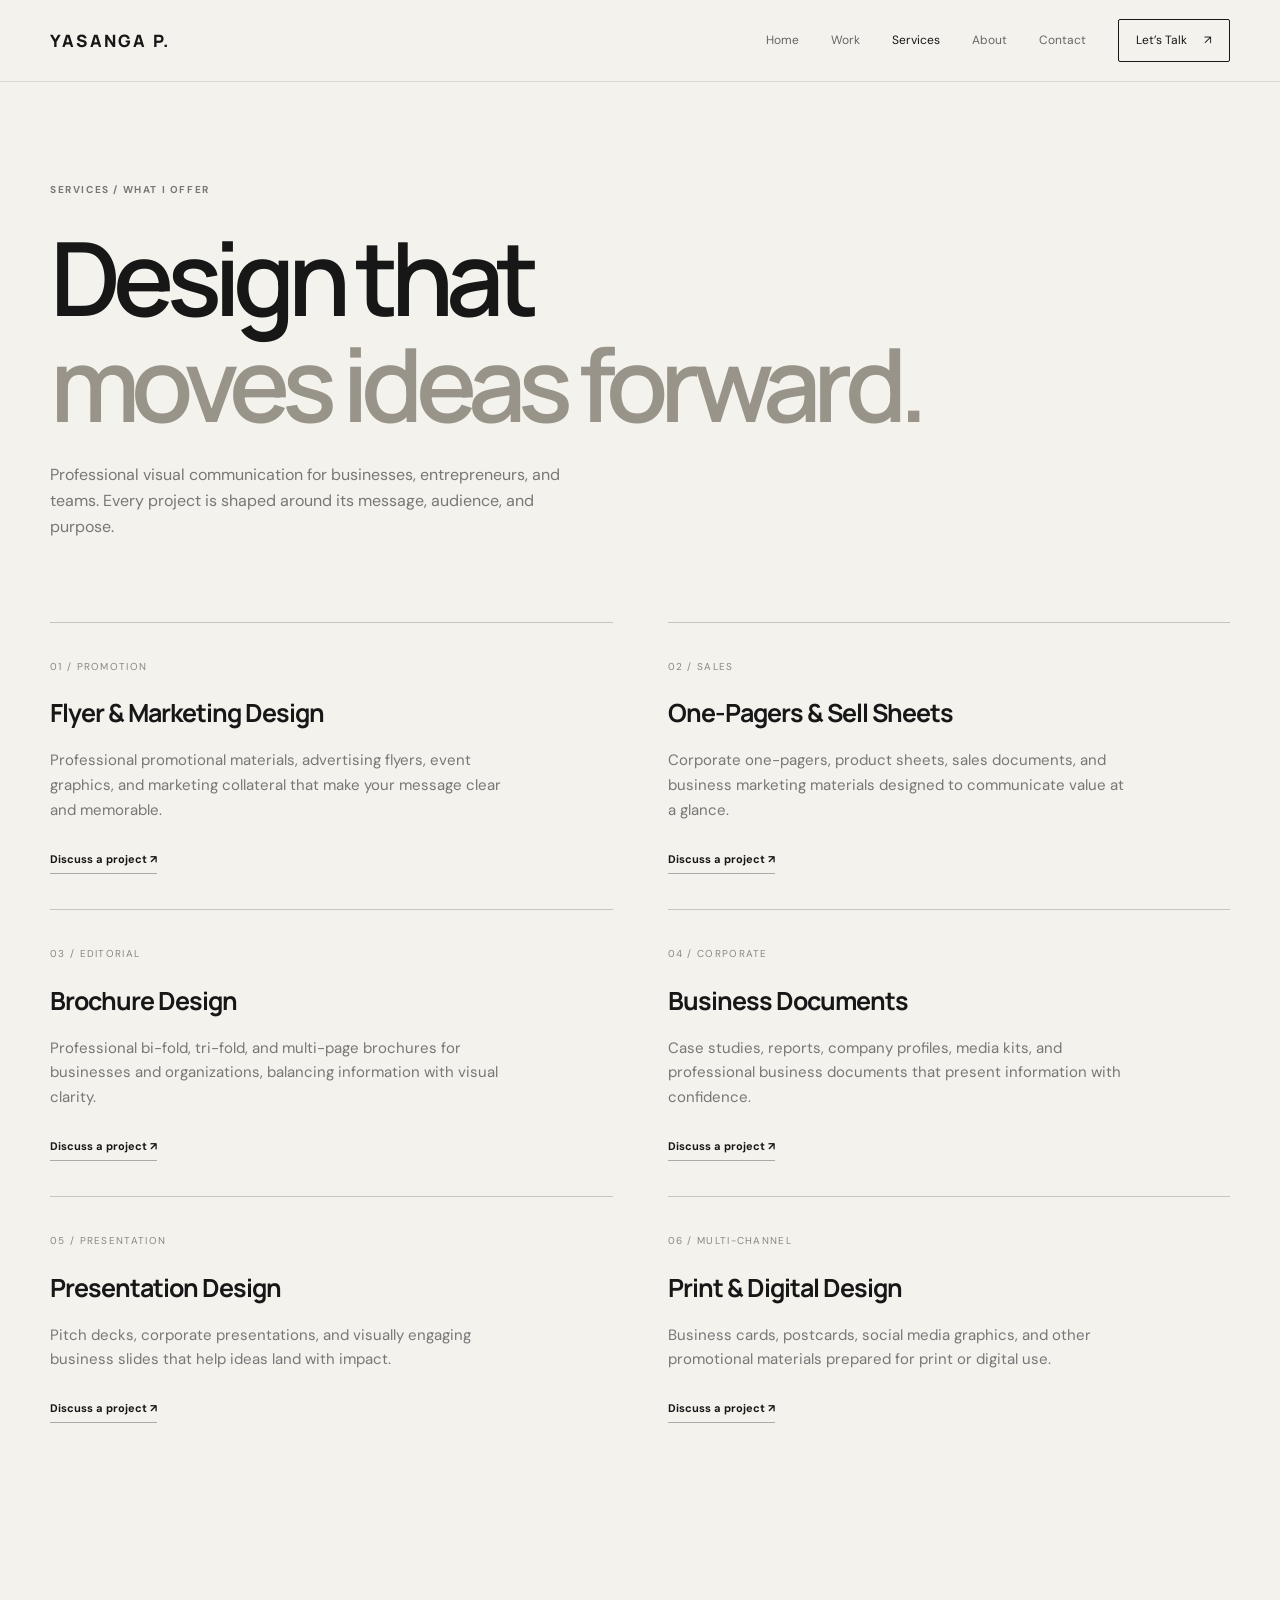
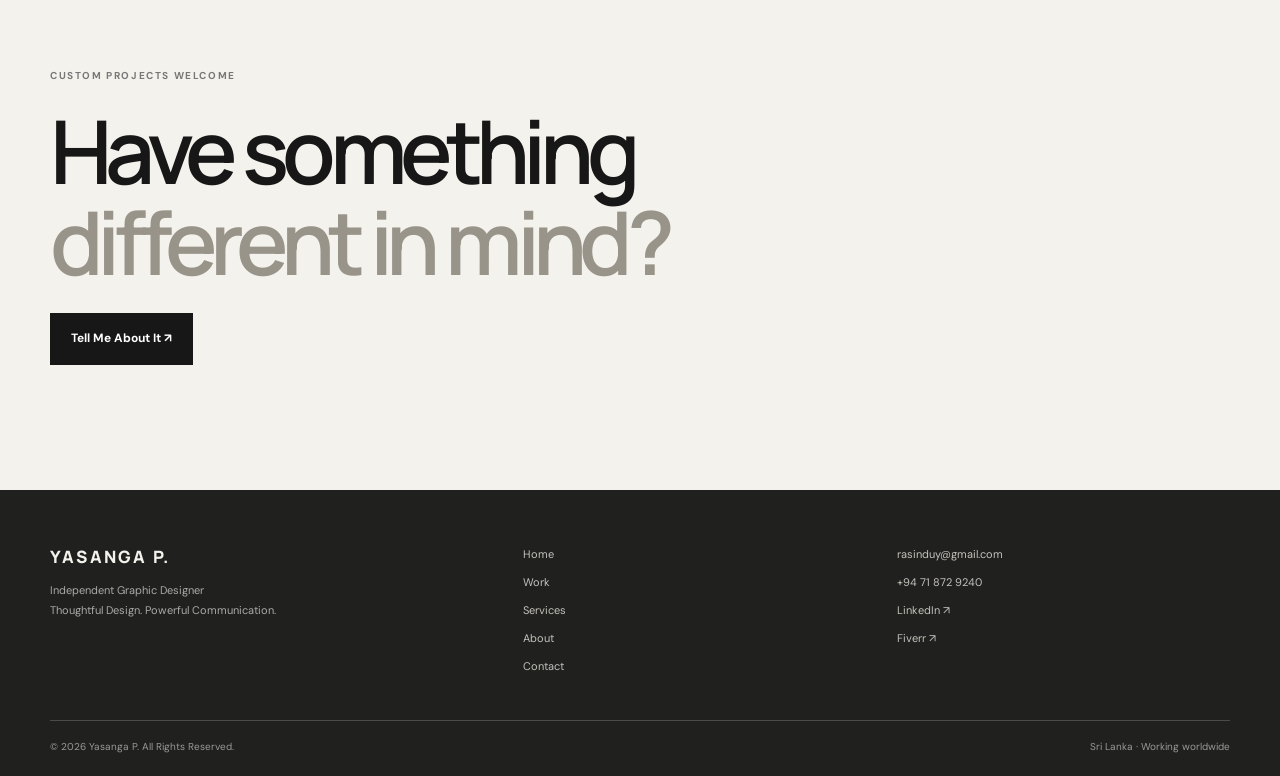
<file: services.html>
<!doctype html><html lang="en"><head><meta charset="utf-8"><meta name="viewport" content="width=device-width,initial-scale=1"><meta name="description" content="Graphic design services by Yasanga P."><title>Services — Yasanga P.</title><link rel="preconnect" href="https://fonts.googleapis.com"><link rel="preconnect" href="https://fonts.gstatic.com" crossorigin><link href="https://fonts.googleapis.com/css2?family=DM+Sans:wght@400;500;600;700&family=Manrope:wght@400;500;600;700;800&display=swap" rel="stylesheet"><link rel="stylesheet" href="styles.css"></head><body><header class="site-header"><a class="wordmark" href="index.html">YASANGA P.</a><button class="menu-toggle" aria-label="Toggle navigation">☰</button><nav class="nav"><a href="index.html">Home</a><a href="work.html">Work</a><a class="active" href="services.html">Services</a><a href="about.html">About</a><a href="contact.html">Contact</a><a class="nav-cta" href="contact.html">Let’s Talk <span>↗</span></a></nav></header><main><section class="page-hero wrap"><div class="eyebrow">SERVICES / WHAT I OFFER</div><h1>Design that<br><em>moves ideas forward.</em></h1><p>Professional visual communication for businesses, entrepreneurs, and teams. Every project is shaped around its message, audience, and purpose.</p></section><section class="wrap service-cards"><article><span>01 / PROMOTION</span><h2>Flyer & Marketing Design</h2><p>Professional promotional materials, advertising flyers, event graphics, and marketing collateral that make your message clear and memorable.</p><a href="contact.html">Discuss a project ↗</a></article><article><span>02 / SALES</span><h2>One-Pagers & Sell Sheets</h2><p>Corporate one-pagers, product sheets, sales documents, and business marketing materials designed to communicate value at a glance.</p><a href="contact.html">Discuss a project ↗</a></article><article><span>03 / EDITORIAL</span><h2>Brochure Design</h2><p>Professional bi-fold, tri-fold, and multi-page brochures for businesses and organizations, balancing information with visual clarity.</p><a href="contact.html">Discuss a project ↗</a></article><article><span>04 / CORPORATE</span><h2>Business Documents</h2><p>Case studies, reports, company profiles, media kits, and professional business documents that present information with confidence.</p><a href="contact.html">Discuss a project ↗</a></article><article><span>05 / PRESENTATION</span><h2>Presentation Design</h2><p>Pitch decks, corporate presentations, and visually engaging business slides that help ideas land with impact.</p><a href="contact.html">Discuss a project ↗</a></article><article><span>06 / MULTI-CHANNEL</span><h2>Print & Digital Design</h2><p>Business cards, postcards, social media graphics, and other promotional materials prepared for print or digital use.</p><a href="contact.html">Discuss a project ↗</a></article></section><section class="closing wrap"><div class="eyebrow">CUSTOM PROJECTS WELCOME</div><h2>Have something<br><em>different in mind?</em></h2><a class="button dark" href="contact.html">Tell Me About It ↗</a></section></main><footer id="footer"></footer><script src="script.js"></script></body></html>
</file>
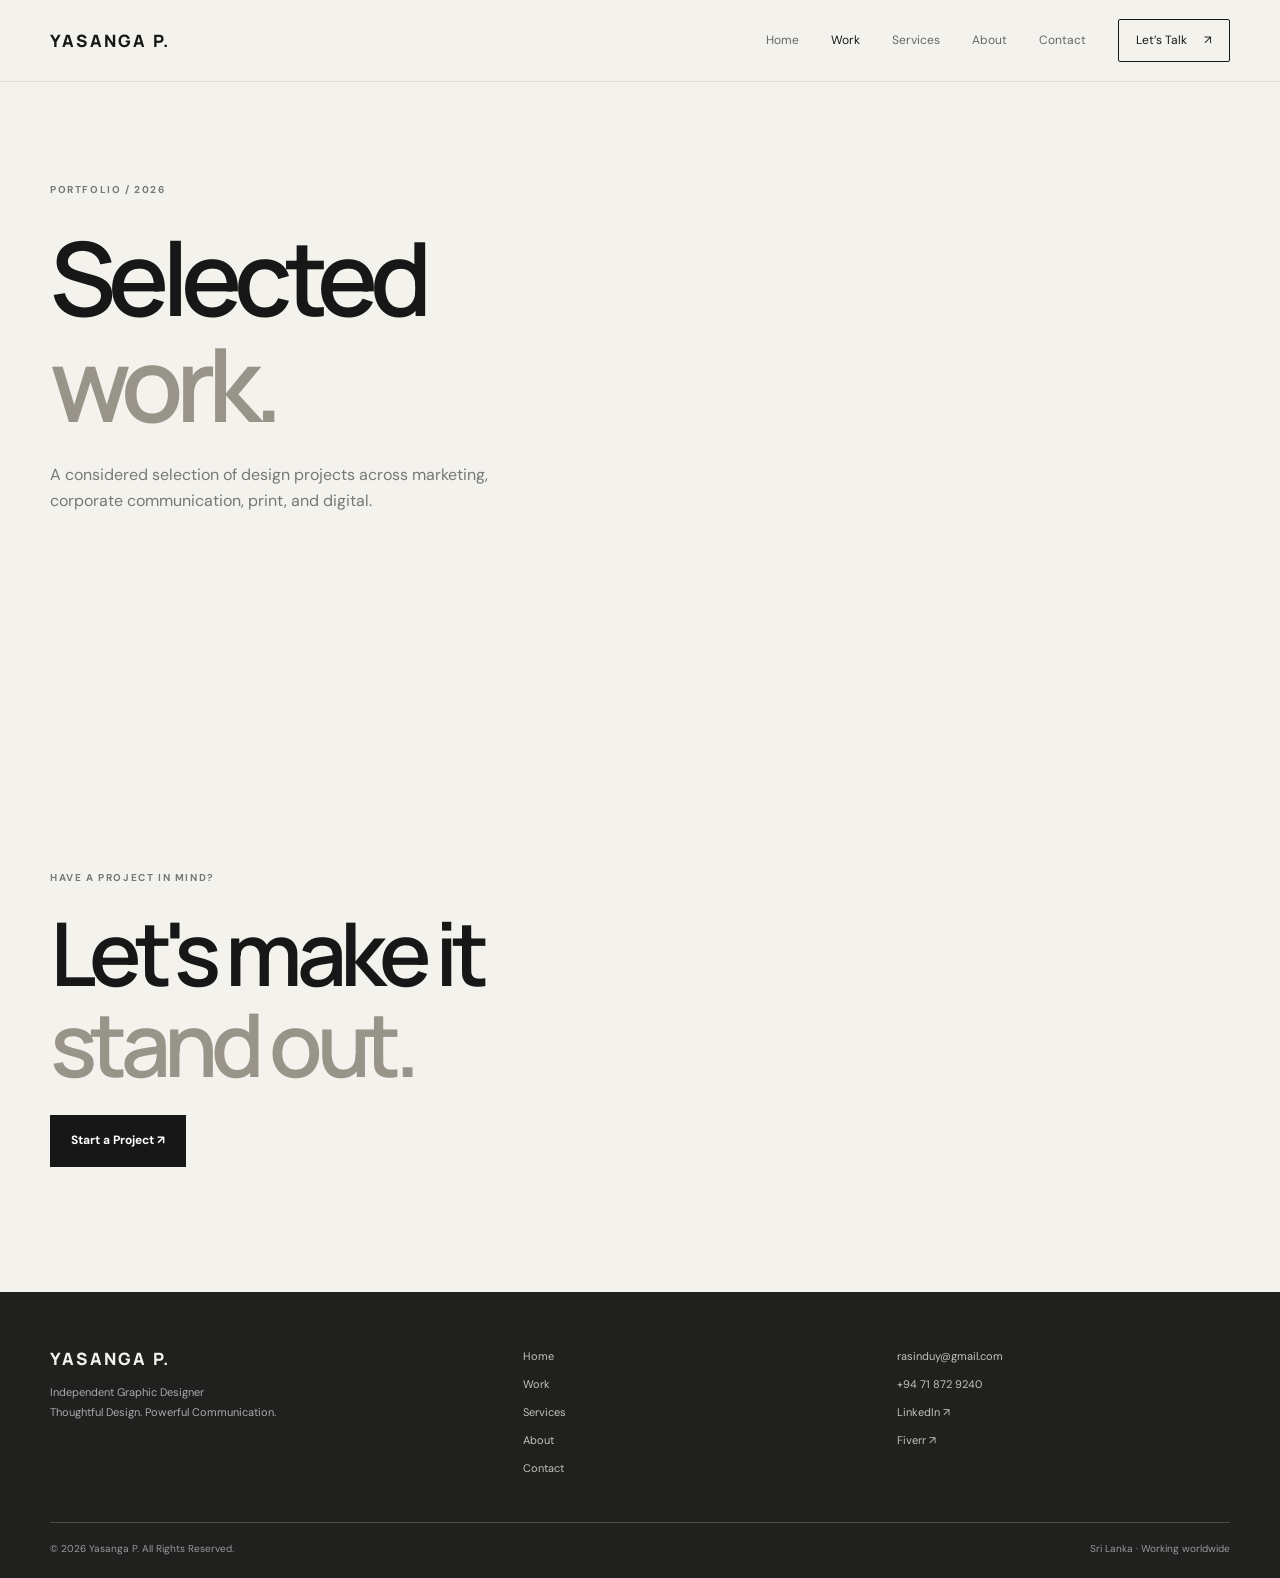
<file: work.html>
<!doctype html><html lang="en"><head><meta charset="utf-8"><meta name="viewport" content="width=device-width,initial-scale=1"><meta name="description" content="Explore selected graphic design projects by Yasanga P."><title>Selected Work — Yasanga P.</title><link rel="preconnect" href="https://fonts.googleapis.com"><link rel="preconnect" href="https://fonts.gstatic.com" crossorigin><link href="https://fonts.googleapis.com/css2?family=DM+Sans:wght@400;500;600;700&family=Manrope:wght@400;500;600;700;800&display=swap" rel="stylesheet"><link rel="stylesheet" href="styles.css"></head><body><header class="site-header"><a class="wordmark" href="index.html">YASANGA P.</a><button class="menu-toggle" aria-label="Toggle navigation">☰</button><nav class="nav"><a href="index.html">Home</a><a class="active" href="work.html">Work</a><a href="services.html">Services</a><a href="about.html">About</a><a href="contact.html">Contact</a><a class="nav-cta" href="contact.html">Let’s Talk <span>↗</span></a></nav></header><main><section class="page-hero wrap"><div class="eyebrow">PORTFOLIO / 2026</div><h1>Selected<br><em>work.</em></h1><p>A considered selection of design projects across marketing, corporate communication, print, and digital.</p></section><section class="wrap portfolio-section"><div class="filters" id="filters"></div><div class="project-grid all-projects" id="all-projects"></div></section><section class="closing wrap"><div class="eyebrow">HAVE A PROJECT IN MIND?</div><h2>Let's make it<br><em>stand out.</em></h2><a class="button dark" href="contact.html">Start a Project ↗</a></section></main><footer id="footer"></footer><script src="projects.js"></script><script src="script.js"></script></body></html>
</file>
<file: styles.css>
*{box-sizing:border-box}html{scroll-behavior:smooth}body{margin:0;background:#f4f2ed;color:#171717;font-family:"DM Sans",sans-serif;font-size:15px;line-height:1.65}a{color:inherit;text-decoration:none}button,input,textarea,select{font:inherit}.wrap{width:min(1180px,calc(100% - 64px));margin-inline:auto}.site-header{height:82px;padding:0 max(32px,calc((100vw - 1180px)/2));display:flex;align-items:center;justify-content:space-between;border-bottom:1px solid #dedbd4;position:sticky;top:0;background:rgba(244,242,237,.94);backdrop-filter:blur(14px);z-index:20}.wordmark{font:800 17px Manrope,sans-serif;letter-spacing:.13em}.nav{display:flex;align-items:center;gap:32px;font-size:12px}.nav>a:not(.nav-cta){color:#666}.nav>a.active,.nav>a:hover{color:#171717}.nav-cta{border:1px solid #171717;padding:11px 17px;border-radius:2px}.nav-cta span{margin-left:14px}.menu-toggle{display:none;border:0;background:none;font-size:23px}.hero{padding-top:86px}.eyebrow{font-size:10px;letter-spacing:.16em;font-weight:700;color:#777}.dot{display:inline-block;width:7px;height:7px;background:#9caa8b;border-radius:50%;margin-right:8px}.hero h1,.page-hero h1,.closing h2{font:600 clamp(52px,7.4vw,100px)/1.04 Manrope,sans-serif;letter-spacing:-.075em;margin:32px 0 38px}.hero h1 em,.page-hero h1 em,.closing h2 em,.services-band h2 em,.about-teaser h2 em,.testimonials h2 em,.process h2 em{font-style:normal;color:#99948a}.hero-bottom{display:flex;justify-content:space-between;align-items:flex-end;gap:30px}.hero-bottom>p{max-width:480px;color:#5e5d59;font-size:16px;margin:0}.hero-actions{display:flex;align-items:center;gap:26px}.button{display:inline-flex;align-items:center;gap:30px;padding:15px 20px;font-size:12px;font-weight:700;border:1px solid #171717;transition:.25s}.button.dark{background:#171717;color:#fff}.button.dark:hover{background:#4a4945}.button.outline-light{color:#fff;border-color:#777;margin-top:38px}.text-link{font-size:12px;font-weight:700;border-bottom:1px solid #aaa;padding-bottom:7px}.availability{margin-top:36px;font-size:11px;color:#777}.hero-art{height:390px;margin-top:35px;position:relative;overflow:hidden;background:#e8e4dc;display:flex;align-items:center;justify-content:center;gap:20px;padding:35px}.art-label{position:absolute;top:22px;left:25px;font-size:9px;letter-spacing:.14em;color:#777}.art-card{height:270px;width:27%;max-width:290px;position:relative;padding:24px;box-shadow:0 20px 50px #00000012;overflow:hidden}.art-one{background:#24332d;color:#f1eee5;transform:rotate(-5deg);z-index:2}.art-two{background:#e4c5a4;color:#342f2a;transform:rotate(4deg);z-index:3}.art-three{background:#a5a999;color:#19251e;transform:rotate(-2deg);z-index:1}.art-kicker,.art-foot{font-size:8px;letter-spacing:.15em}.art-big{font:800 48px/1 Manrope;margin-top:50px;letter-spacing:-.07em}.art-foot{position:absolute;bottom:18px;left:24px}.art-two-title{font:800 45px/.95 Manrope;letter-spacing:-.07em;margin-top:48px}.art-two-title span{color:#9a5038}.art-lines{height:36px;border-top:1px solid #342f2a;border-bottom:1px solid #342f2a;margin-top:20px}.art-three-circle{width:140px;height:140px;border:1px solid #19251e;border-radius:50%;margin:28px auto 0}.art-three-copy{font:800 24px/.95 Manrope;position:absolute;left:24px;bottom:30px;letter-spacing:-.05em}.section{padding-top:125px;padding-bottom:120px}.section-head{display:flex;justify-content:space-between;align-items:end}.section h2,.services-band h2,.about-teaser h2,.testimonials h2,.process h2{font:600 clamp(42px,5vw,66px)/1.08 Manrope;letter-spacing:-.07em;margin:18px 0 0}.period{color:#b5a995}.section-intro{max-width:450px;color:#777;margin:20px 0 42px}.project-grid{display:grid;grid-template-columns:repeat(2,minmax(0,1fr));gap:54px 24px}.project-card:nth-child(even){margin-top:70px}.project-image{height:350px;position:relative;background:#e7e3dc;overflow:hidden}.project-card:nth-child(3n) .project-image{height:410px}.project-image img,.detail-image img{width:100%;height:100%;object-fit:cover;display:block;transition:transform .6s}.project-card:hover img{transform:scale(1.035)}.image-fallback{display:none;position:absolute;inset:0;align-items:center;justify-content:center;flex-direction:column;text-align:center;color:#8c887e;font-size:12px;letter-spacing:.12em}.image-fallback small{font-size:10px;letter-spacing:0;margin-top:8px}.image-missing .image-fallback{display:flex}.project-arrow{position:absolute;right:16px;top:16px;background:#f4f2ed;width:38px;height:38px;display:grid;place-items:center;border-radius:50%}.project-meta{display:flex;justify-content:space-between;align-items:start;padding-top:16px}.project-meta h3{font:700 18px Manrope;margin:0}.project-meta p{font-size:11px;color:#777;margin:5px 0}.project-meta>span{font-size:10px;color:#888}.services-band{background:#20211f;color:#f4f2ed;padding:105px 0}.services-band .eyebrow{color:#aaa}.services-band h2{font-size:clamp(45px,6vw,76px);margin-bottom:55px}.services-band h2 em{color:#8e9187}.service-list{border-top:1px solid #555}.service-list a{display:grid;grid-template-columns:80px 1fr 30px;align-items:center;padding:20px 0;border-bottom:1px solid #555}.service-list span{font-size:10px;color:#9c9c94}.service-list b{font:600 clamp(18px,2.2vw,26px) Manrope}.service-list i{font-style:normal;font-size:20px}.about-teaser{display:grid;grid-template-columns:1fr 1fr;gap:90px;align-items:center}.about-teaser p{max-width:500px;color:#696862;line-height:1.9;margin-bottom:25px}.testimonials{background:#eae7e0}.testimonials h2{margin-bottom:48px}.quote-grid{display:grid;grid-template-columns:1fr 1fr;gap:50px}.quote{border-top:1px solid #bdb9b0;padding-top:20px}.quote-mark{font:700 65px/1 Georgia;color:#b5a995}.quote>p{font:500 17px/1.65 Manrope;letter-spacing:-.02em}.quote-by{display:flex;flex-direction:column;gap:4px;margin-top:30px;font-size:12px}.quote-by span{color:#777;font-size:11px}.quote-by a{text-decoration:underline}.small-note{font-size:10px;color:#888;margin-top:30px}.closing{padding-top:120px;padding-bottom:125px}.closing h2{font-size:clamp(52px,7vw,88px);margin:20px 0 25px}.closing-bottom{display:flex;justify-content:space-between;align-items:center;max-width:780px}.closing-bottom p{color:#777}.page-hero{padding-top:100px;padding-bottom:65px}.page-hero h1{margin:25px 0;font-size:clamp(58px,8vw,105px)}.page-hero>p{max-width:510px;color:#777;font-size:16px}.portfolio-section{padding-bottom:100px}.filters{display:flex;gap:10px;flex-wrap:wrap;margin:15px 0 40px}.filter{background:transparent;border:1px solid #d0ccc3;padding:9px 14px;border-radius:30px;font-size:11px;color:#666;cursor:pointer}.filter.selected,.filter:hover{background:#171717;color:#fff;border-color:#171717}.all-projects{row-gap:50px}.all-projects .project-card:nth-child(even){margin-top:65px}.project-detail{padding-top:50px;padding-bottom:100px}.back-link{display:inline-block;font-size:12px;color:#777;margin-bottom:70px}.project-detail h1{font:600 clamp(48px,7vw,88px)/1.05 Manrope;letter-spacing:-.07em;margin:20px 0}.detail-lead{max-width:550px;color:#777;margin-bottom:40px}.detail-image{height:min(65vw,650px);min-height:330px;background:#e7e3dc;position:relative}.detail-copy{display:grid;grid-template-columns:repeat(3,1fr);gap:40px;padding:55px 0}.detail-copy article>span{font-size:10px;letter-spacing:.12em;color:#888}.detail-copy p{color:#555}.project-pagination{display:flex;justify-content:space-between;border-top:1px solid #ccc;padding-top:25px;font-size:12px;color:#777}.project-pagination b{display:inline-block;color:#171717;margin-top:8px;font:600 18px Manrope}.service-cards{display:grid;grid-template-columns:repeat(2,1fr);gap:0 55px;padding-bottom:90px}.service-cards article{border-top:1px solid #c9c5bc;padding:30px 0 35px}.service-cards article>span{font-size:10px;letter-spacing:.13em;color:#8a877f}.service-cards h2{font:700 25px Manrope;letter-spacing:-.04em;margin:18px 0}.service-cards p{color:#777;max-width:460px}.service-cards a{font-size:11px;font-weight:700;display:inline-block;margin-top:12px;border-bottom:1px solid #aaa;padding-bottom:5px}.about-layout{display:grid;grid-template-columns: .9fr 1.1fr;gap:90px;padding:20px 0 120px;align-items:center}.portrait-placeholder{height:510px;background:#e5e1d8;display:flex;align-items:center;justify-content:center;flex-direction:column;color:#9b978d;letter-spacing:.15em;font:700 18px/1.5 Manrope;text-align:center}.portrait-placeholder small{font:400 10px "DM Sans";letter-spacing:0;margin-top:15px}.about-copy h2{font:700 38px/1.15 Manrope;letter-spacing:-.06em}.about-copy p{color:#6d6b65;line-height:1.9}.about-copy .button{margin-top:20px}.process{background:#eae7e0;padding:100px 0}.process h2{margin-bottom:55px}.process-grid{display:grid;grid-template-columns:repeat(4,1fr);gap:25px}.process-grid article{border-top:1px solid #bcb8ae;padding-top:18px}.process-grid span{font-size:11px;color:#9b9588}.process-grid h3{font:700 20px Manrope}.process-grid p{font-size:13px;color:#777}.contact-layout{display:grid;grid-template-columns:.8fr 1.2fr;gap:100px;padding-bottom:120px}.contact-info{padding-top:10px}.contact-line{display:block;font:600 20px Manrope;margin:25px 0}.contact-info p{font-size:12px;color:#777;margin-top:35px}.contact-social{display:flex;gap:25px;margin-top:35px;font-size:12px;text-decoration:underline}.inquiry-form{display:grid;gap:18px}.inquiry-form>.eyebrow{margin-bottom:8px}.inquiry-form label{display:grid;gap:7px;font-size:11px;font-weight:700}.inquiry-form label small{display:inline;color:#999;font-weight:400}.inquiry-form input,.inquiry-form textarea,.inquiry-form select{width:100%;border:0;border-bottom:1px solid #c9c5bc;background:transparent;padding:12px 0;outline:none;color:#171717;font-size:13px;resize:vertical}.inquiry-form input:focus,.inquiry-form textarea:focus,.inquiry-form select:focus{border-color:#171717}.inquiry-form .button{justify-self:start;cursor:pointer}.inquiry-form .button:disabled{opacity:.6}.form-status{font-size:11px;color:#777;margin:0}.form-status.error{color:#9b4d3b}footer{background:#20211f;color:#f4f2ed;padding:55px 0 20px}.footer-inner{display:grid;grid-template-columns:1.3fr 1fr 1fr;gap:40px;padding-bottom:45px}.footer-inner p{font-size:11px;color:#aaa;line-height:1.8}.footer-links,.footer-contact{display:flex;flex-direction:column;gap:10px;font-size:11px;color:#c4c2bc}.footer-links a:hover,.footer-contact a:hover{color:#fff}.copyright{border-top:1px solid #4b4c48;padding-top:18px;display:flex;justify-content:space-between;font-size:10px;color:#999}@media(max-width:760px){.wrap{width:calc(100% - 40px)}.site-header{height:70px;padding:0 20px}.menu-toggle{display:block}.nav{display:none;position:absolute;top:70px;left:0;right:0;background:#f4f2ed;padding:22px 20px 28px;flex-direction:column;align-items:stretch;gap:18px;border-bottom:1px solid #ddd}.nav.open{display:flex}.nav-cta{align-self:flex-start}.hero{padding-top:65px}.hero h1{font-size:clamp(43px,11vw,68px);margin:25px 0}.hero-bottom{display:block}.hero-bottom>p{font-size:14px}.hero-actions{margin-top:25px;flex-wrap:wrap}.hero-art{height:290px;padding:18px;gap:8px}.art-card{height:190px;width:32%;padding:12px}.art-big{font-size:31px;margin-top:35px}.art-two-title{font-size:29px;margin-top:32px}.art-three-circle{width:85px;height:85px;margin-top:20px}.art-three-copy{font-size:16px;left:12px;bottom:18px}.art-kicker,.art-foot{font-size:6px}.art-foot{left:12px}.section{padding-top:80px;padding-bottom:80px}.section-head{align-items:start;gap:15px;flex-direction:column}.section h2,.about-teaser h2,.testimonials h2{font-size:43px}.project-grid{grid-template-columns:1fr;gap:35px}.project-card:nth-child(even),.all-projects .project-card:nth-child(even){margin-top:0}.project-image,.project-card:nth-child(3n) .project-image{height:300px}.services-band{padding:75px 0}.services-band h2{font-size:46px}.service-list a{grid-template-columns:42px 1fr 20px;padding:17px 0}.service-list b{font-size:17px}.about-teaser{grid-template-columns:1fr;gap:20px}.quote-grid{grid-template-columns:1fr;gap:35px}.closing{padding:80px 0}.closing h2{font-size:53px}.closing-bottom{display:block}.closing-bottom .button{margin-top:15px}.page-hero{padding-top:70px}.page-hero h1{font-size:62px}.service-cards{grid-template-columns:1fr;gap:0}.about-layout{grid-template-columns:1fr;gap:40px;padding-bottom:80px}.portrait-placeholder{height:370px}.process{padding:75px 0}.process-grid{grid-template-columns:1fr 1fr;gap:30px 18px}.contact-layout{grid-template-columns:1fr;gap:55px;padding-bottom:80px}.contact-line{font-size:17px}.detail-copy{grid-template-columns:1fr;gap:18px;padding:35px 0}.detail-image{min-height:260px}.back-link{margin-bottom:45px}.footer-inner{grid-template-columns:1fr 1fr;gap:30px}.footer-inner>div:first-child{grid-column:1/-1}.copyright{gap:10px;flex-direction:column}.filters{gap:7px}.filter{font-size:10px;padding:8px 11px}}
</file>
